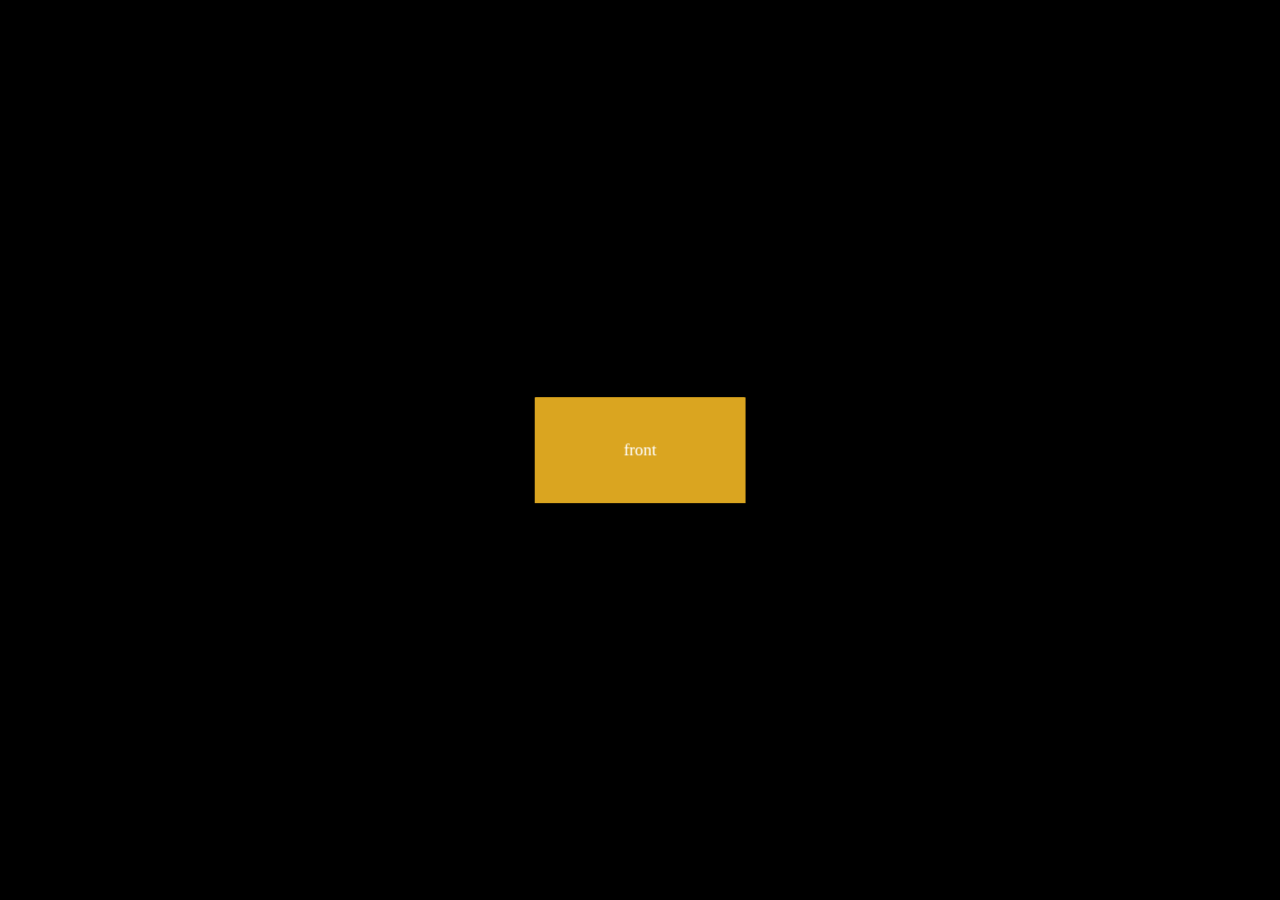
<file: 3DFlipButton/index.html>
<!DOCTYPE html>
<html lang="en">
<head>
    <meta charset="UTF-8">
    <meta http-equiv="X-UA-Compatible" content="IE=edge">
    <meta name="viewport" content="width=device-width, initial-scale=1.0">
    <link rel="stylesheet" href="style.css">
    <title>3D Flip Button</title>
</head>
<body>
    <div class="container">
        <div class="flip-btn">
            <div class="front">front</div>
            <div class="back">back</div>
        </div>
    </div>
</body>
</html>
</file>
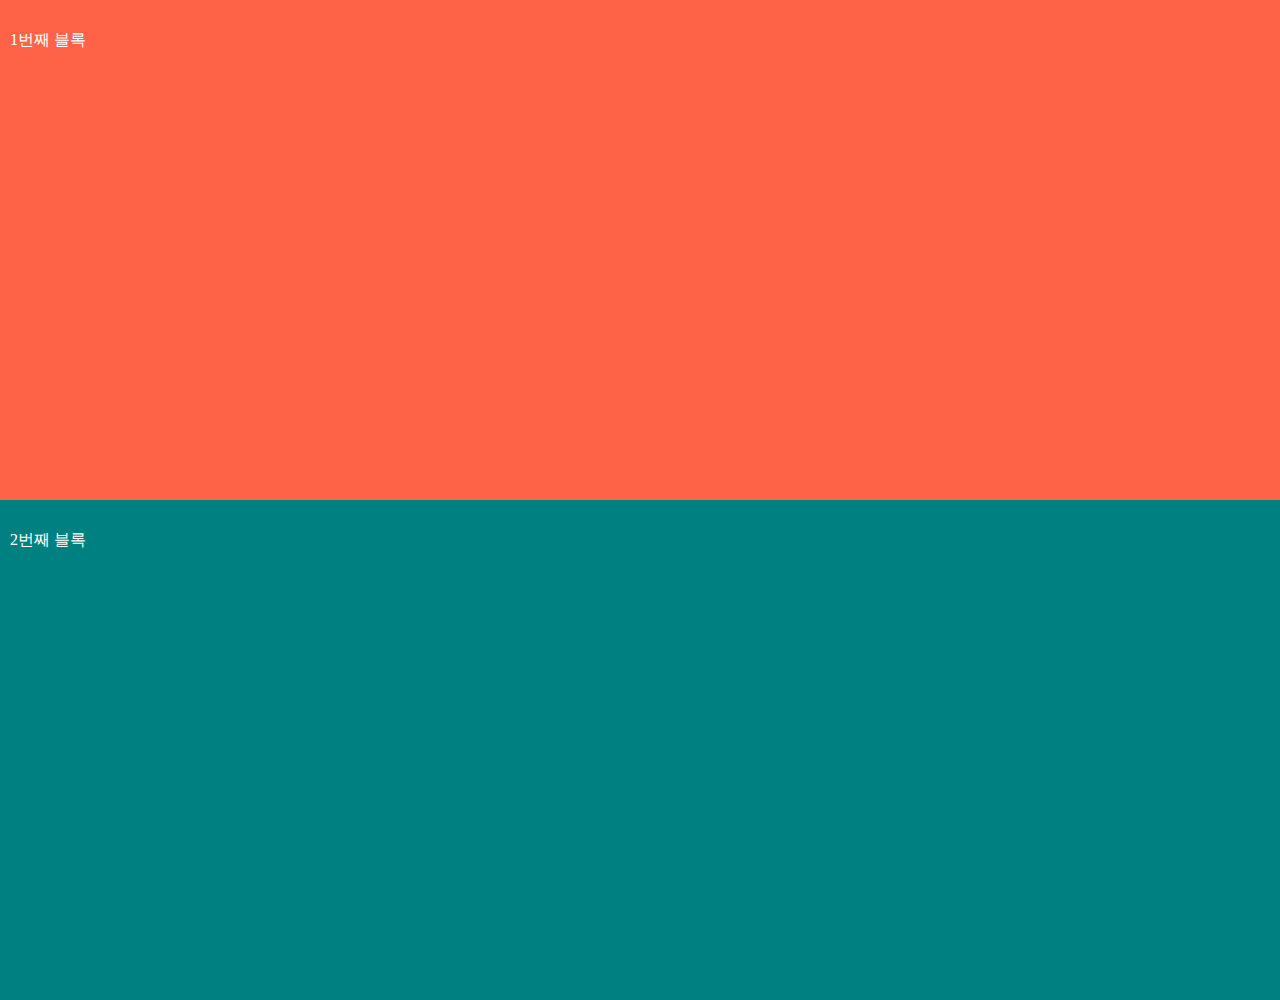
<file: INFINITE_SCROLL/index.html>
<!DOCTYPE html>
<html lang="en">
<head>
    <meta charset="UTF-8">
    <meta http-equiv="X-UA-Compatible" content="IE=edge">
    <meta name="viewport" content="width=device-width, initial-scale=1.0">
    <title>infiniteScroll</title>
    <style>
        html,body{margin: 0;}
        section .box{
            height: 500px; background-color: tomato; color: white;
            box-sizing: border-box; padding: 30px 10px;
        }
        section .box:nth-child(2n){background-color: teal;}
    </style>
</head>
<body>
    
    <section>
        <div class="box">1번째 블록</div>
        <div class="box">2번째 블록</div>
    </section>
    <script>
        var count = 2;
        window.onscroll = function(){
            if((window.innerHeight + window.scrollY) >= document.body.offsetHeight){
                var toAdd = document.createElement("div");
                toAdd.classList.add("box")
                toAdd.textContent = `${++count}번째 블록`
                document.querySelector('section').appendChild(toAdd);
            }
        }
        //window.innerHeight  브라우저에서 실제로 표시되고있는 영역의 높이 즉, 사용자가 보고 있는 영역의 높이
        // window.scrollY   스크롤이 세로로 얼마나 이동했는지를 px로 나타냄 0부터 시작해서 스크롤을 내릴수록 증가
        //document.body.offsetHeight   요소의 실제높이(요소의 실제높이 = 보이는 영역+가려진 영역)
    </script>
</body>
</html>
</file>
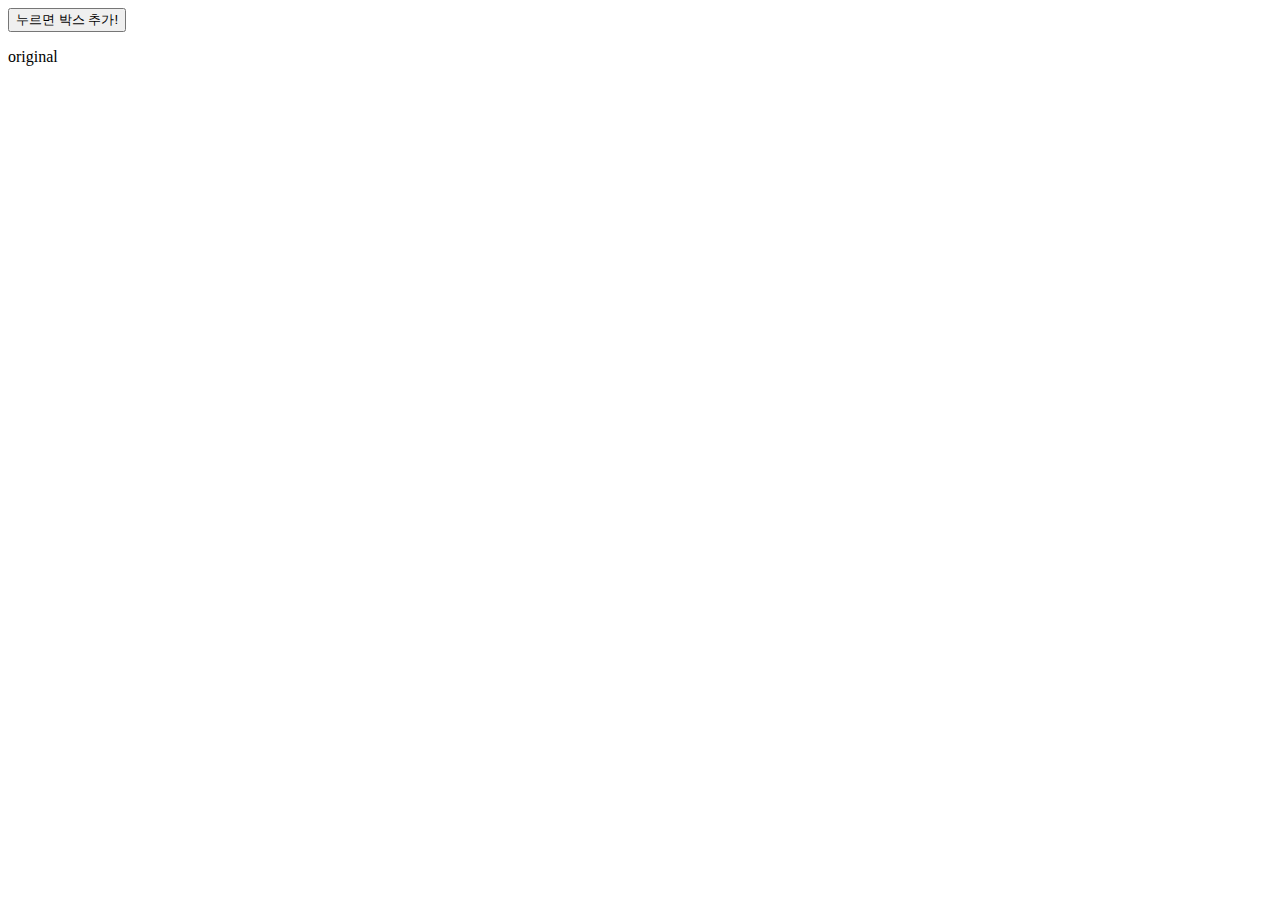
<file: Add Mash/Add_Mash.html>
<!DOCTYPE html>
<html lang="en">
<head>
    <meta charset="UTF-8">
    <meta http-equiv="X-UA-Compatible" content="IE=edge">
    <meta name="viewport" content="width=device-width, initial-scale=1.0">
    <title>Document</title>
</head>
<body>
    <div class="btnWrap">
        <button>누르면 박스 추가!</button>
        </div>
        
        <!-- 박스 추가되는 영역 -->
        <div id="boxWrap">
          <p class="original">
            original
          </p>
        </div>
        
</body>
</html>
</file>
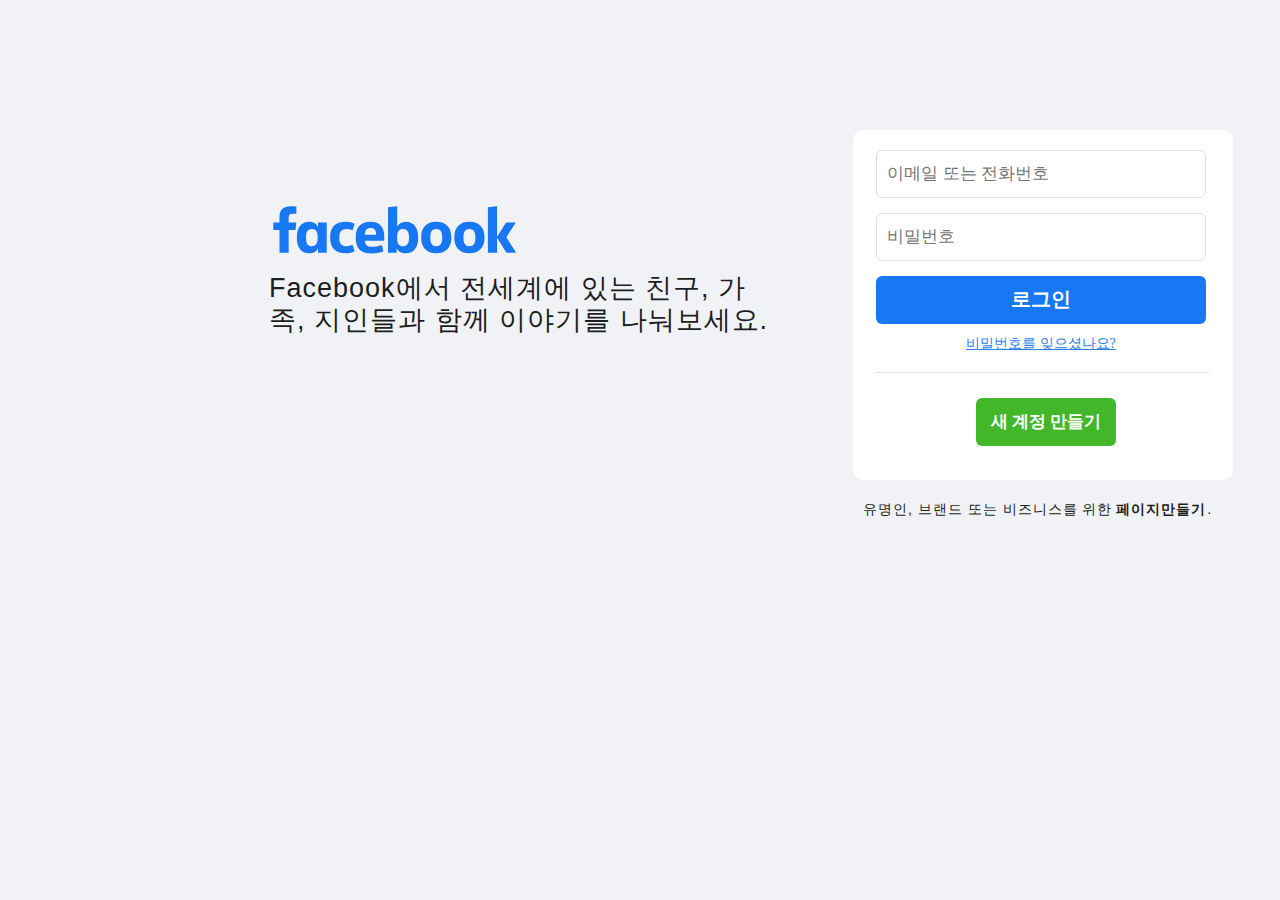
<file: facebook/facebook_rogin_page/facebook.html>
<!DOCTYPE html>
<html lang="en">

<head>
  <meta charset="UTF-8">
  <meta http-equiv="X-UA-Compatible" content="IE=edge">
  <meta name="viewport" content="width=device-width, initial-scale=1.0">
  <link rel="shortcut icon" href="https://static.xx.fbcdn.net/rsrc.php/yb/r/hLRJ1GG_y0J.ico">
  <link rel="stylesheet" href="facebook.css">
  <title>Facebook - 로그인 또는 가입</title>
</head>

<body>
  <div class="facebook">
    <div class="guide">
      <div id="T1">
        <img src="facebook.svg">
        <p>Facebook에서 전세계에 있는 친구, 가족, 지인들과 함께 이야기를 나눠보세요.</p>
      </div>

      <div class="rogin">
        <ul class="menu">
         <li><input type="text"  class="box" placeholder="이메일 또는 전화번호"></li>
         <li><input type="password" class="box" placeholder="비밀번호"></li>
         <li><button class="roginbutton"><strong>로그인</strong></button></li>
         <li> <a  href="passward.html" target="_self">비밀번호를 잊으셨나요?</a></li>
         <li><div id="line"></div></li>
         <li><button class="button"><strong>새 계정 만들기</strong></button></li>
        </ul>
        <p>유명인, 브랜드 또는 비즈니스를 위한 <a href="" target="_self"><strong>페이지만들기</strong></a>.</p>
      </div>
    </div>
  </div>
</body>

</html>
</file>
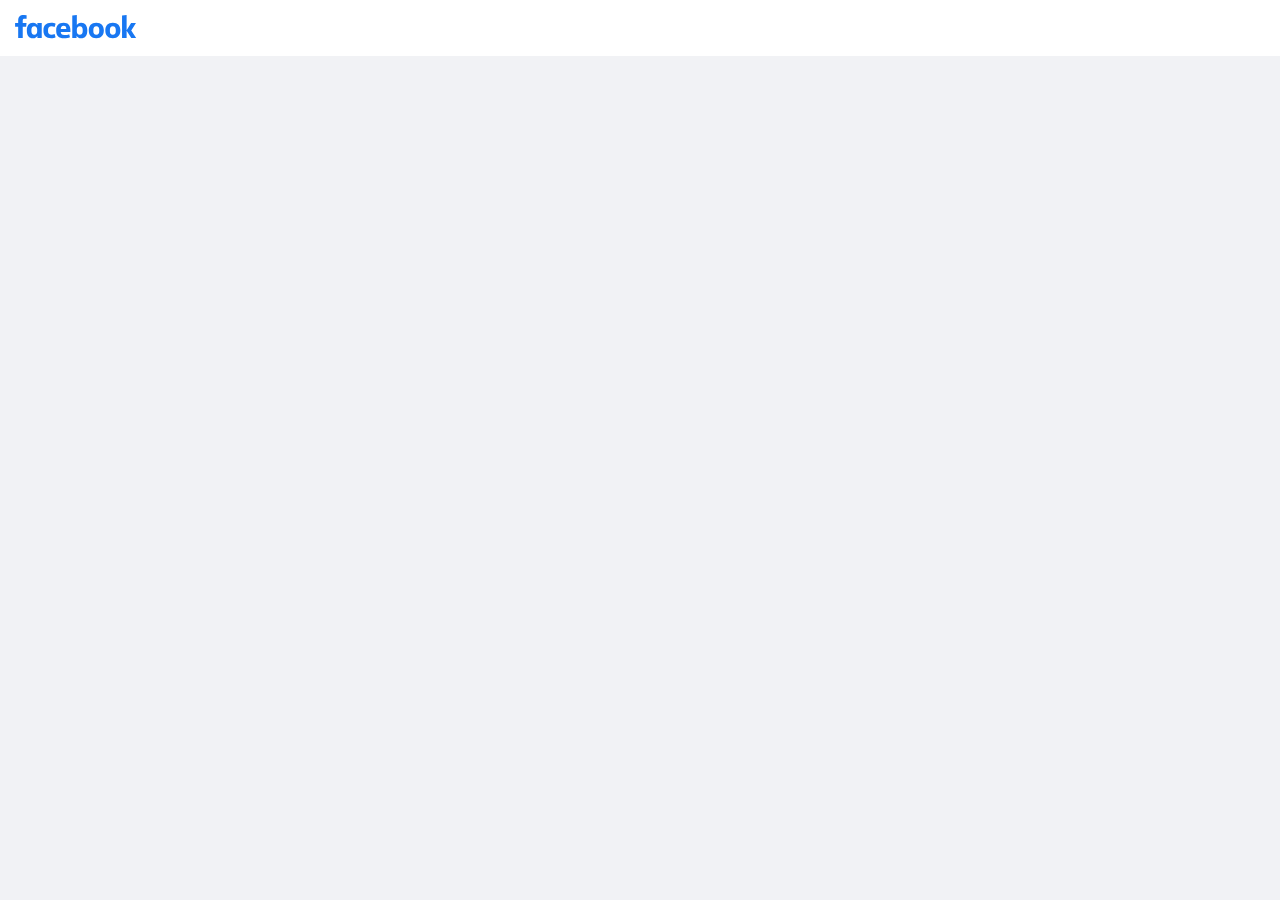
<file: facebook/facebook_rogin_page/passward.html>
<!DOCTYPE html>
<html lang="en">
<head>
    <meta charset="UTF-8">
    <meta http-equiv="X-UA-Compatible" content="IE=edge">
    <meta name="viewport" content="width=device-width, initial-scale=1.0">
    <title>Document</title>
    <link rel="stylesheet" href="passward.css">
</head>
<body>
    <div class="bar">
        <div><img src="facebook.svg" ondragstart='return false' onselectstart='return false' oncontextmenu='return false'></div>
        <div></div>
    </div>
    <div>
        <div></div>
        <div></div>
        <div></div>
    </div>
    <div></div>
</body>
</html>
</file>
<file: 3DFlipButton/style.css>
*{
    margin: 0;
    padding: 0;
    box-sizing: border-box;
}

body{
    background-color: black;
}

.container{
   position: absolute;
   left: 50%;
   top: 50%;
    transform: translate(-50%,-50%);
    perspective: 1000px;
}

.flip-btn{
    width: 200px;
    height: 100px;
    color: white;
    text-align: center;
    line-height: 100px;
    transform-style: preserve-3d;
    transition: .5s;
}

.flip-btn:hover{
    transform: rotateX(-90deg);
}

.front{
background-color: goldenrod;
height: 100px;
transform: translateZ(50px);
}

.back{
    background-color: darkgoldenrod;
    height: 100px;
    transform: rotateX(90deg) translateZ(150px);
}
</file>
<file: facebook/facebook_rogin_page/facebook.css>
body {
    margin: 0;
    margin-top: 100px;
    background-color: #f1f2f5;
}


.facebook {
    width: 800px;
    height: 100px;
}

.guide {
    width: 1000px;
    height: 400px;
    
    /* padding-top: 76px; */
    font-size: 27px;
    color: #1c1e21;
    margin: 0;
    margin-right: 0px;
}

.guide img {
    width: 303px;
}

#T1 {
    width: 500px;
    padding: 0;
    margin-left: 243px;
    margin-top: 176px;
}

.guide p {
    width: 500px;
    
    font-family: SFProDisplay-Regular, Helvetica, Arial, sans-serif;
    position: relative;
    top: -45px;
    right: -26px;
    letter-spacing: 1px;
    line-height: 32px;
}

.rogin {
    width: 380px;
    height: 350px;
    background-color: #fff;
    position: relative;
    top: -278px;
    right: -853px;
    box-sizing: border-box;
    border-radius: 10px;
    
}

.menu {
    list-style: none;
    padding-left: 23px;
    padding-top: 5px;
}

.box {
    width: 330px;
    box-sizing: border-box;
    border: 1px solid #dddfe2;
    font-size: 17px;
    border-radius: 6px;
    padding: 10px;
    height: 48px;
    margin-top: 15px;
}

.box:focus {
    outline: 1px solid #1877f2;
}

.roginbutton {
    margin-top: 15px;
    border: 0px;
    background-color: #1877f2;
    color: #fff;
    width: 330px;
    box-sizing: border-box;
    border-radius: 6px;
    height: 48px;
    font-size: 20px;
    font-family: inherit;

}

/* .box :active{
    width: 330px;
    box-sizing: border-box;
    border: 1px solid #1877f2;
   font-size: 17px;
   border-radius: 6px;
   padding: 10px;
   height: 48px;
   margin-top: 15px;
} */
.rogin a {

    font-size: 14px;
    color: #297eed;
    position: relative;
    right: -90px;
}

#line {
    width: 333px;
    height: 1px;
    background-color: #dddfe2;
    margin-top: 17px;
}

.button {
    margin-left: 100px;
    margin-top: 25px;
    border: 0px;
    background-color: #42b72a;
    color: #fff;
    width: 140px;
    box-sizing: border-box;
    border-radius: 6px;
    height: 48px;
    font-size: 17px;
    font-family: inherit;
}

.rogin p {
    font-size: 14px;
    position: relative;
    top: 20px;
    left: 10px;
}

.rogin p a {
    right: 1px;
    text-decoration: none;
    color: #1c1e21;
}
</file>
<file: facebook/facebook_rogin_page/passward.css>
body{
    background-color: #f1f2f5;
    margin: 0;
}
.bar{
    background-color: #fff;
    height: 56px;
    width: 100%;
   
}
.bar div img{
height: 53px;
}
</file>
